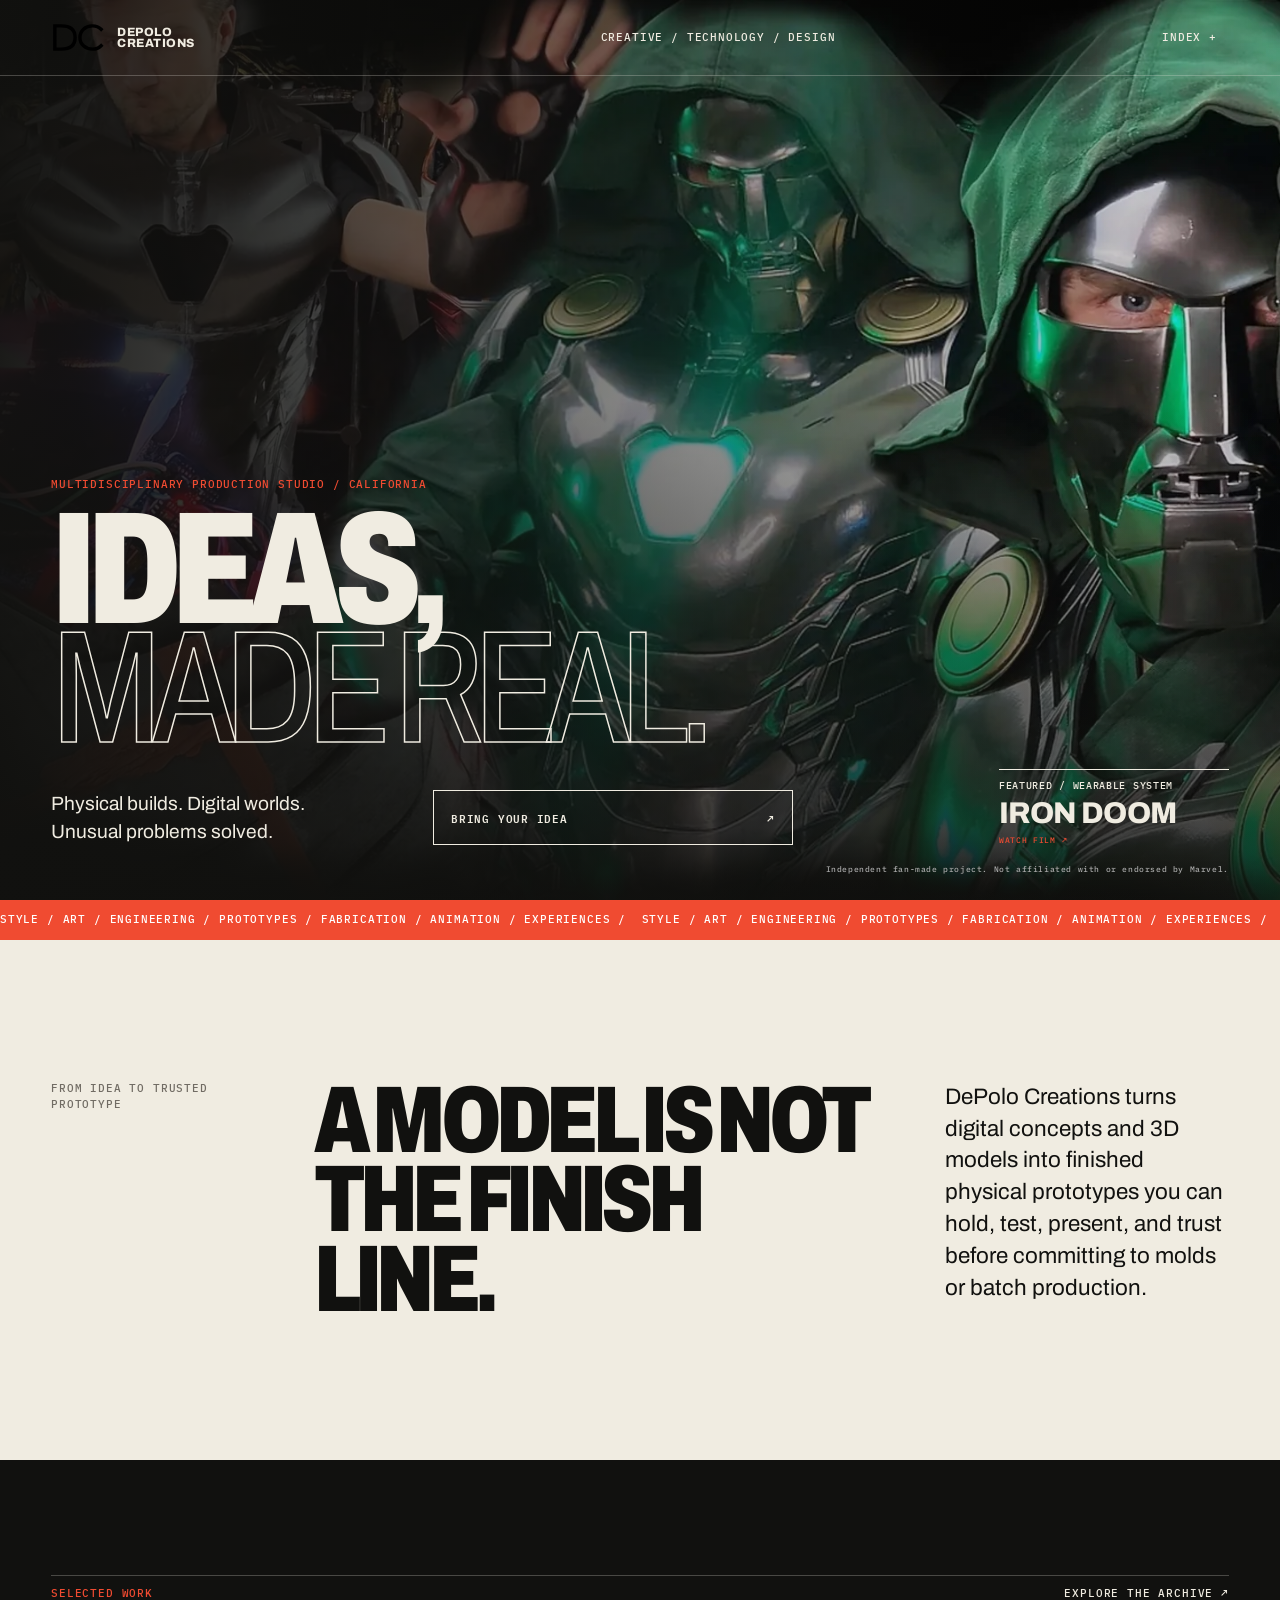
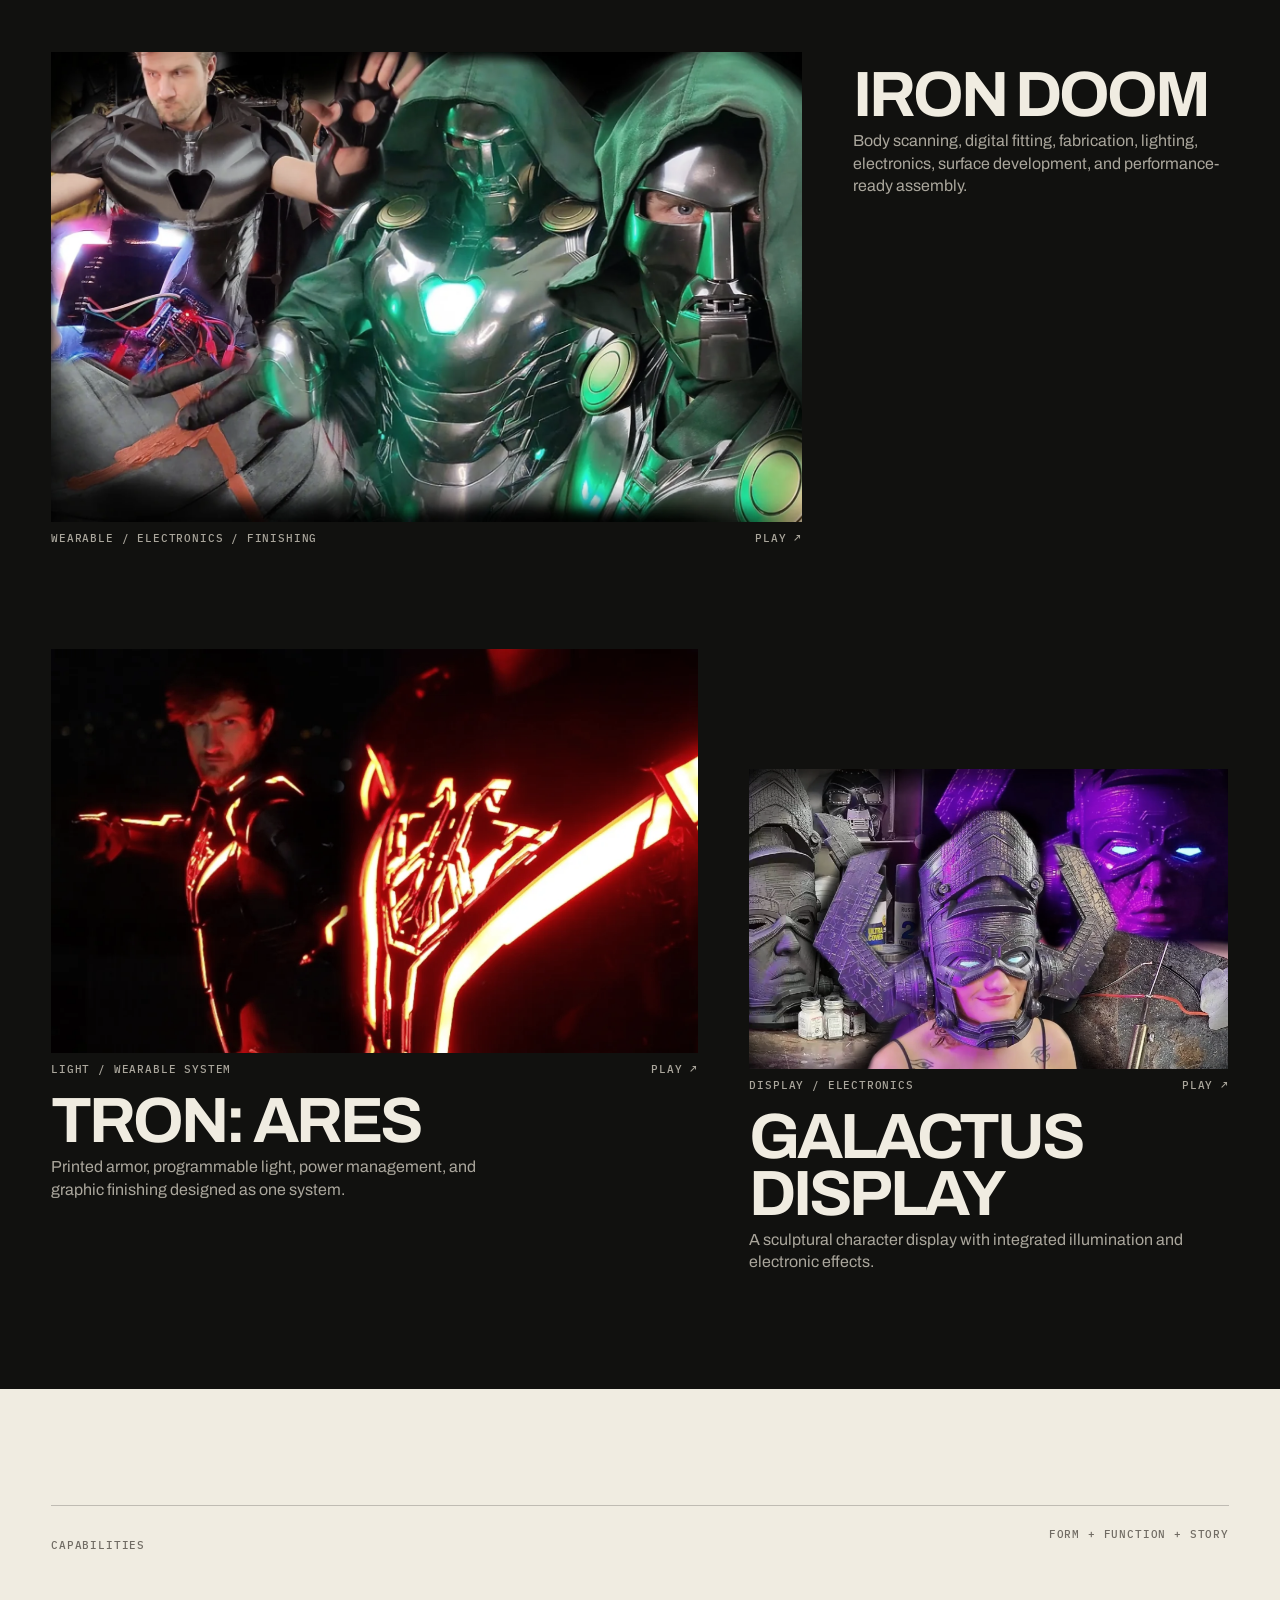
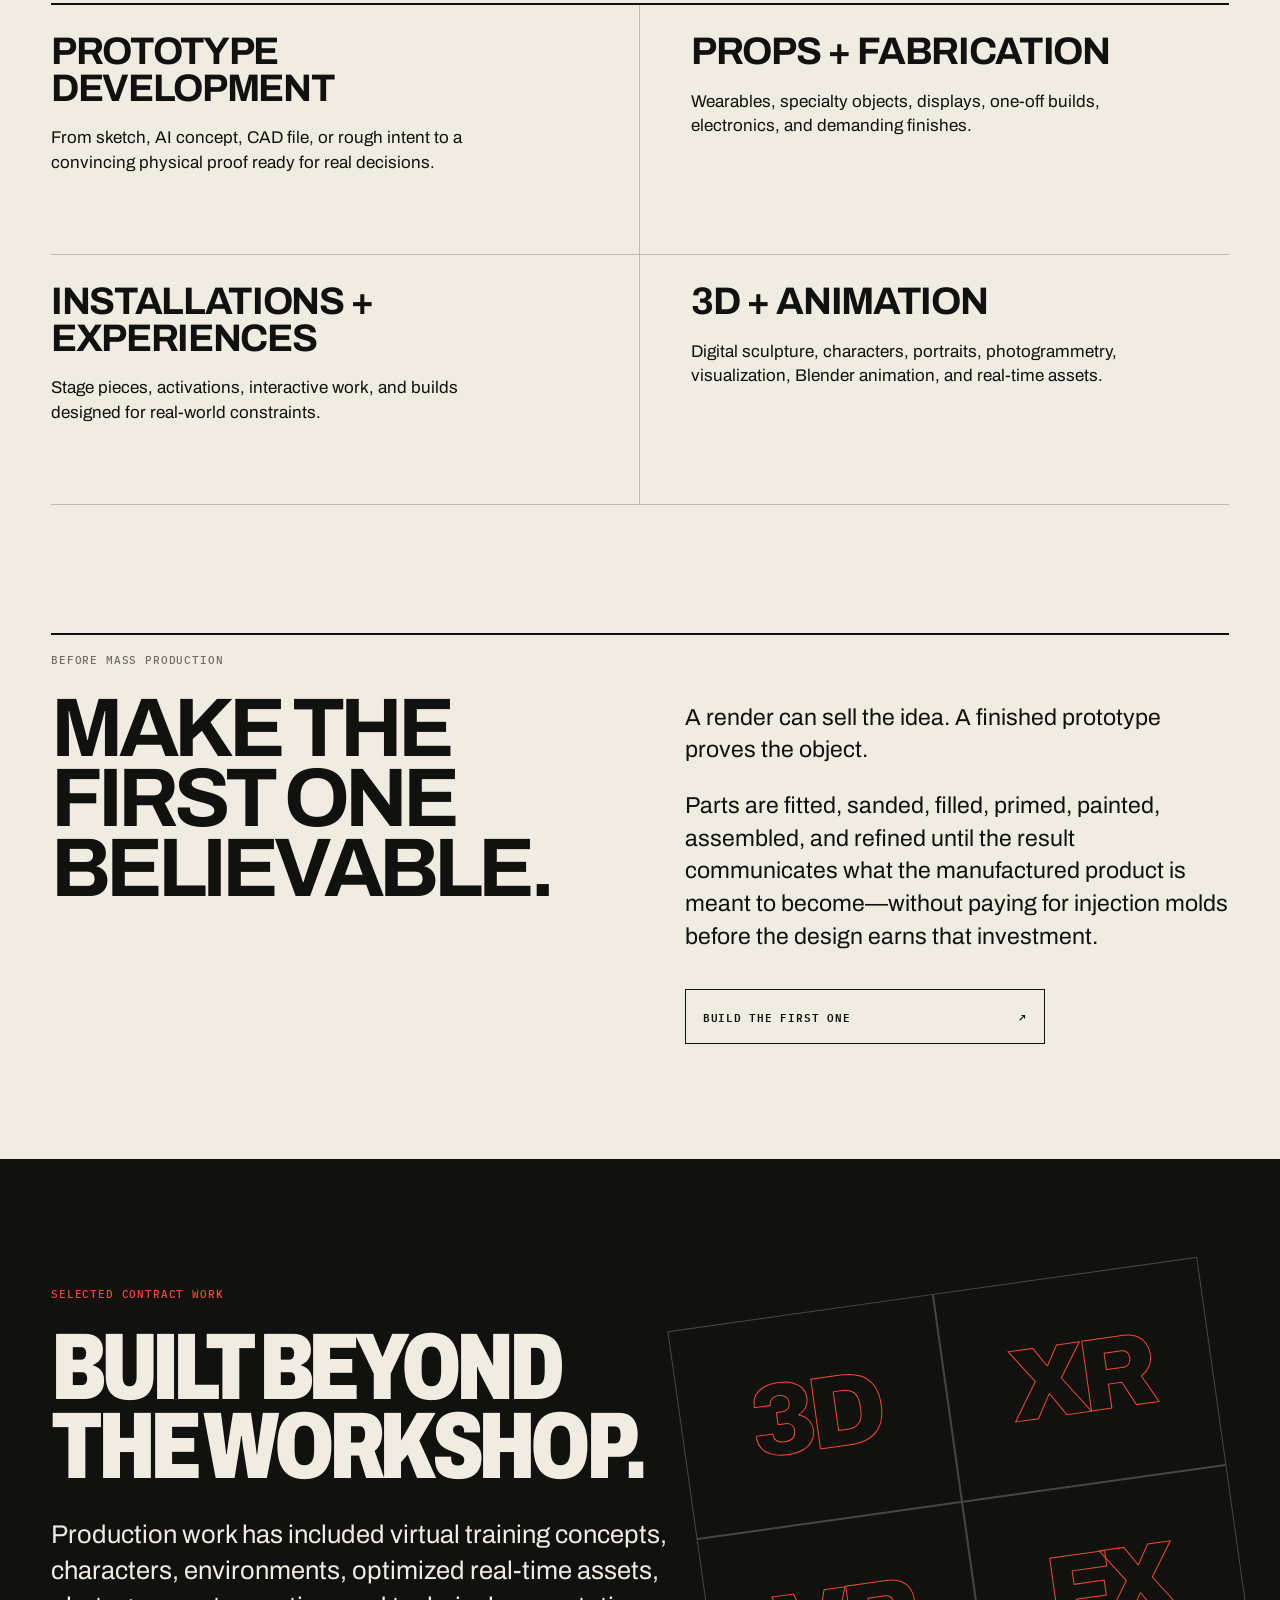
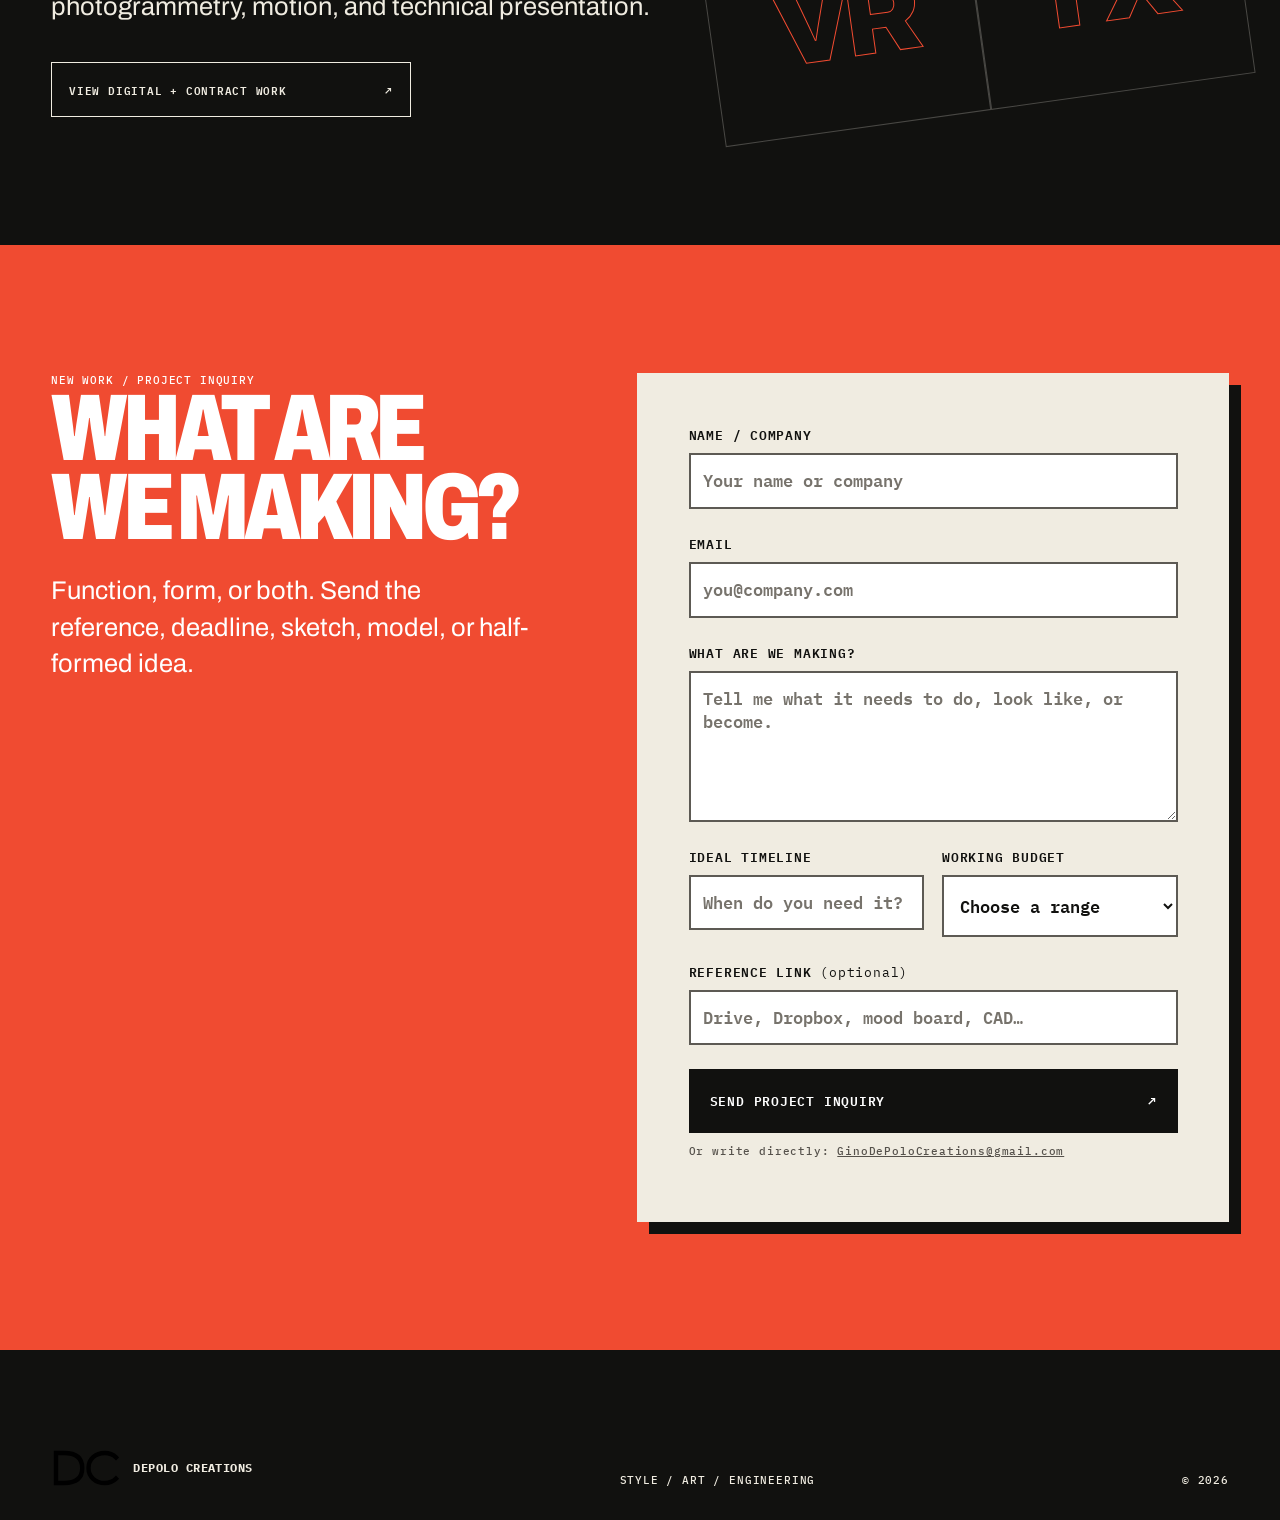
<file: index.html>
<!doctype html>
<html lang="en">
<head>
  <meta charset="utf-8"><meta name="viewport" content="width=device-width,initial-scale=1">
  <meta name="description" content="DePolo Creations develops prototypes, props, installations, animation, and unusual physical and digital work.">
  <meta name="theme-color" content="#11110f"><title>DePolo Creations — Ideas Made Real</title>
  <link rel="icon" href="assets/favicon.svg" type="image/svg+xml">
  <link rel="preconnect" href="https://fonts.googleapis.com"><link rel="preconnect" href="https://fonts.gstatic.com" crossorigin>
  <link href="https://fonts.googleapis.com/css2?family=Archivo:wdth,wght@75..125,400..900&family=IBM+Plex+Mono:wght@400;500;600&display=swap" rel="stylesheet">
  <link rel="stylesheet" href="styles.css"><script defer src="script.js"></script>
</head>
<body>
  <a class="skip" href="#main">Skip to work</a>
  <header class="site-header" data-header>
    <a class="brand" href="#top" aria-label="DePolo Creations home"><img src="assets/dc-logo.svg" alt=""><span>DEPOLO<br>CREATIONS</span></a>
    <p class="header-note">CREATIVE / TECHNOLOGY / DESIGN</p>
    <button class="menu" type="button" aria-expanded="false" aria-controls="nav" data-menu>INDEX <span>+</span></button>
    <nav id="nav" data-nav><a href="#work">Selected work</a><a href="work.html">Full archive</a><a href="#capabilities">Capabilities</a><a href="#contact">Start a project ↗</a></nav>
  </header>
  <main id="main">
    <section class="hero" id="top">
      <img class="hero-image" src="assets/projects/doom.webp" alt="Illuminated masked wearable armor built by DePolo Creations"><div class="hero-shade"></div>
      <div class="hero-copy reveal"><p class="eyebrow">MULTIDISCIPLINARY PRODUCTION STUDIO / CALIFORNIA</p><h1>Ideas,<br><em>made real.</em></h1><div class="hero-action"><p>Physical builds. Digital worlds.<br>Unusual problems solved.</p><a class="button-line" href="#contact">BRING YOUR IDEA <span>↗</span></a></div></div>
      <a class="hero-project" href="https://www.youtube.com/watch?v=f45iOdO2EHw" target="_blank" rel="noopener"><span>FEATURED / WEARABLE SYSTEM</span><strong>IRON DOOM</strong><small>WATCH FILM ↗</small></a>
      <p class="fan-note">Independent fan-made project. Not affiliated with or endorsed by Marvel.</p>
    </section>
    <div class="ticker" aria-hidden="true"><div>STYLE / ART / ENGINEERING / PROTOTYPES / FABRICATION / ANIMATION / EXPERIENCES /&nbsp; STYLE / ART / ENGINEERING / PROTOTYPES / FABRICATION / ANIMATION / EXPERIENCES /&nbsp;</div></div>
    <section class="intro light reveal" aria-labelledby="intro-title"><p class="eyebrow dark">FROM IDEA TO TRUSTED PROTOTYPE</p><h2 id="intro-title">A model is not the finish line.</h2><p>DePolo Creations turns digital concepts and 3D models into finished physical prototypes you can hold, test, present, and trust before committing to molds or batch production.</p></section>
    <section class="selected" id="work">
      <header class="section-header reveal"><p class="eyebrow">SELECTED WORK</p><a href="work.html">EXPLORE THE ARCHIVE ↗</a></header>
      <div class="selected-grid">
        <a class="project project-wide reveal" href="https://www.youtube.com/watch?v=f45iOdO2EHw" target="_blank" rel="noopener"><figure><img src="assets/projects/doom.webp" alt="Finished Iron Doom wearable armor"><figcaption>WEARABLE / ELECTRONICS / FINISHING <span>PLAY ↗</span></figcaption></figure><h3>Iron Doom</h3><p>Body scanning, digital fitting, fabrication, lighting, electronics, surface development, and performance-ready assembly.</p></a>
        <a class="project reveal" href="https://www.youtube.com/watch?v=zFczIckO7Rg" target="_blank" rel="noopener"><figure><img src="assets/projects/ares.webp" alt="Finished illuminated Tron Ares suit"><figcaption>LIGHT / WEARABLE SYSTEM <span>PLAY ↗</span></figcaption></figure><h3>Tron: Ares</h3><p>Printed armor, programmable light, power management, and graphic finishing designed as one system.</p></a>
        <a class="project reveal" href="https://www.youtube.com/watch?v=Ba2lIElRFcw" target="_blank" rel="noopener"><figure><video muted loop playsinline preload="none" poster="assets/projects/galactus.webp"><source src="assets/previews/galactus.mp4" type="video/mp4"></video><figcaption>DISPLAY / ELECTRONICS <span>PLAY ↗</span></figcaption></figure><h3>Galactus Display</h3><p>A sculptural character display with integrated illumination and electronic effects.</p></a>
      </div>
    </section>
    <section class="capabilities light" id="capabilities">
      <header class="section-header dark reveal"><p class="eyebrow dark">CAPABILITIES</p><p>FORM + FUNCTION + STORY</p></header>
      <div class="cap-grid">
        <article class="reveal"><h3>Prototype Development</h3><p>From sketch, AI concept, CAD file, or rough intent to a convincing physical proof ready for real decisions.</p></article>
        <article class="reveal"><h3>Props + Fabrication</h3><p>Wearables, specialty objects, displays, one-off builds, electronics, and demanding finishes.</p></article>
        <article class="reveal"><h3>Installations + Experiences</h3><p>Stage pieces, activations, interactive work, and builds designed for real-world constraints.</p></article>
        <article class="reveal"><h3>3D + Animation</h3><p>Digital sculpture, characters, portraits, photogrammetry, visualization, Blender animation, and real-time assets.</p></article>
      </div>
      <section class="prototype-path reveal" aria-label="Prototype finishing process">
        <div><p class="eyebrow dark">BEFORE MASS PRODUCTION</p><h2>Make the first one believable.</h2></div>
        <div><p>A render can sell the idea. A finished prototype proves the object.</p><p>Parts are fitted, sanded, filled, primed, painted, assembled, and refined until the result communicates what the manufactured product is meant to become—without paying for injection molds before the design earns that investment.</p><a class="button-line" href="#contact">BUILD THE FIRST ONE <span>↗</span></a></div>
      </section>
    </section>
    <section class="contract-work">
      <div class="contract-copy reveal"><p class="eyebrow">SELECTED CONTRACT WORK</p><h2>Built beyond the workshop.</h2><p>Production work has included virtual training concepts, characters, environments, optimized real-time assets, photogrammetry, motion, and technical presentation.</p><a class="button-line" href="work.html#digital">VIEW DIGITAL + CONTRACT WORK <span>↗</span></a></div>
      <div class="signal" aria-hidden="true"><span>3D</span><span>XR</span><span>VR</span><span>FX</span></div>
    </section>
    <section class="contact" id="contact">
      <div class="contact-heading reveal"><p class="eyebrow">NEW WORK / PROJECT INQUIRY</p><h2>What are<br>we making?</h2><p>Function, form, or both. Send the reference, deadline, sketch, model, or half-formed idea.</p></div>
      <form action="https://formspree.io/f/maewokoj" method="POST" data-inquiry-form class="reveal">
        <input type="hidden" name="_subject" value="New DePolo Creations project inquiry"><input type="hidden" name="_next" value="https://depolocreations.com/thank-you.html">
        <label>Name / Company<input required name="name" autocomplete="name" placeholder="Your name or company"></label>
        <label>Email<input required type="email" name="email" autocomplete="email" placeholder="you@company.com"></label>
        <label>What are we making?<textarea required name="project" rows="5" placeholder="Tell me what it needs to do, look like, or become."></textarea></label>
        <div class="form-row"><label>Ideal timeline<input name="timeline" placeholder="When do you need it?"></label><label>Working budget<select name="budget"><option value="">Choose a range</option><option>Under $500</option><option>$500–$1,500</option><option>$1,500–$3,000</option><option>$3,000–$5,000</option><option>$5,000–$10,000</option><option>$10,000+</option><option>Not sure yet</option></select></label></div>
        <label>Reference link <span>(optional)</span><input type="url" name="reference" placeholder="Drive, Dropbox, mood board, CAD…"></label>
        <button type="submit">SEND PROJECT INQUIRY <span>↗</span></button><p class="form-note" data-form-note>Or write directly: <a href="mailto:GinoDePoloCreations@gmail.com">GinoDePoloCreations@gmail.com</a></p>
      </form>
    </section>
  </main>
  <footer><a class="footer-brand" href="#top"><img src="assets/dc-logo.svg" alt=""><span>DEPOLO CREATIONS</span></a><span>STYLE / ART / ENGINEERING</span><span>© <span data-year></span></span></footer>
</body></html>
</file>
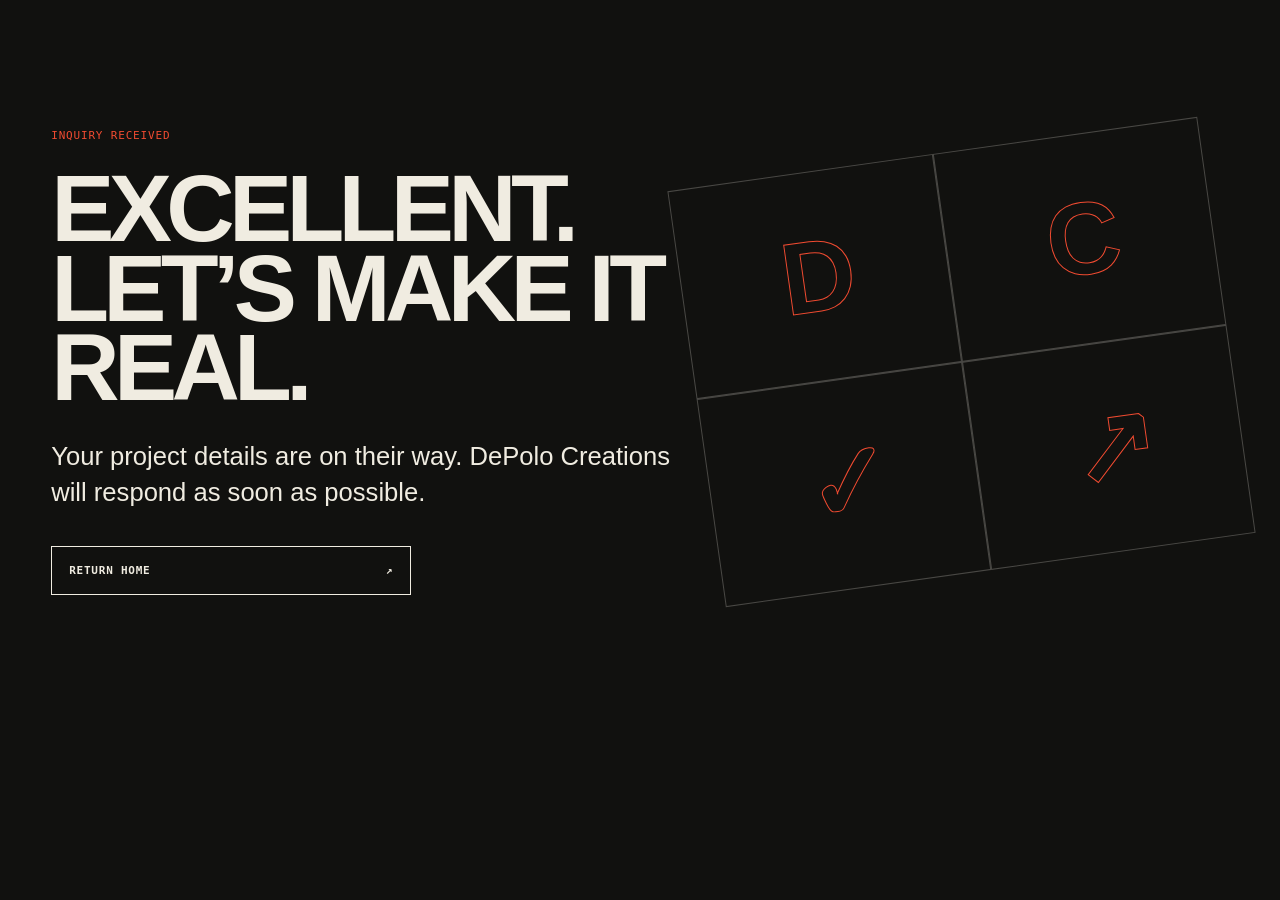
<file: thank-you.html>
<!doctype html><html lang="en"><head><meta charset="utf-8"><meta name="viewport" content="width=device-width,initial-scale=1"><meta name="theme-color" content="#11110f"><title>Inquiry sent — DePolo Creations</title><link rel="icon" href="assets/favicon.svg" type="image/svg+xml"><link rel="stylesheet" href="styles.css"></head><body><main class="contract-work"><div class="contract-copy visible"><p class="eyebrow">INQUIRY RECEIVED</p><h2>Excellent.<br>Let’s make it real.</h2><p>Your project details are on their way. DePolo Creations will respond as soon as possible.</p><a class="button-line" href="index.html">RETURN HOME <span>↗</span></a></div><div class="signal" aria-hidden="true"><span>D</span><span>C</span><span>✓</span><span>↗</span></div></main></body></html>
</file>
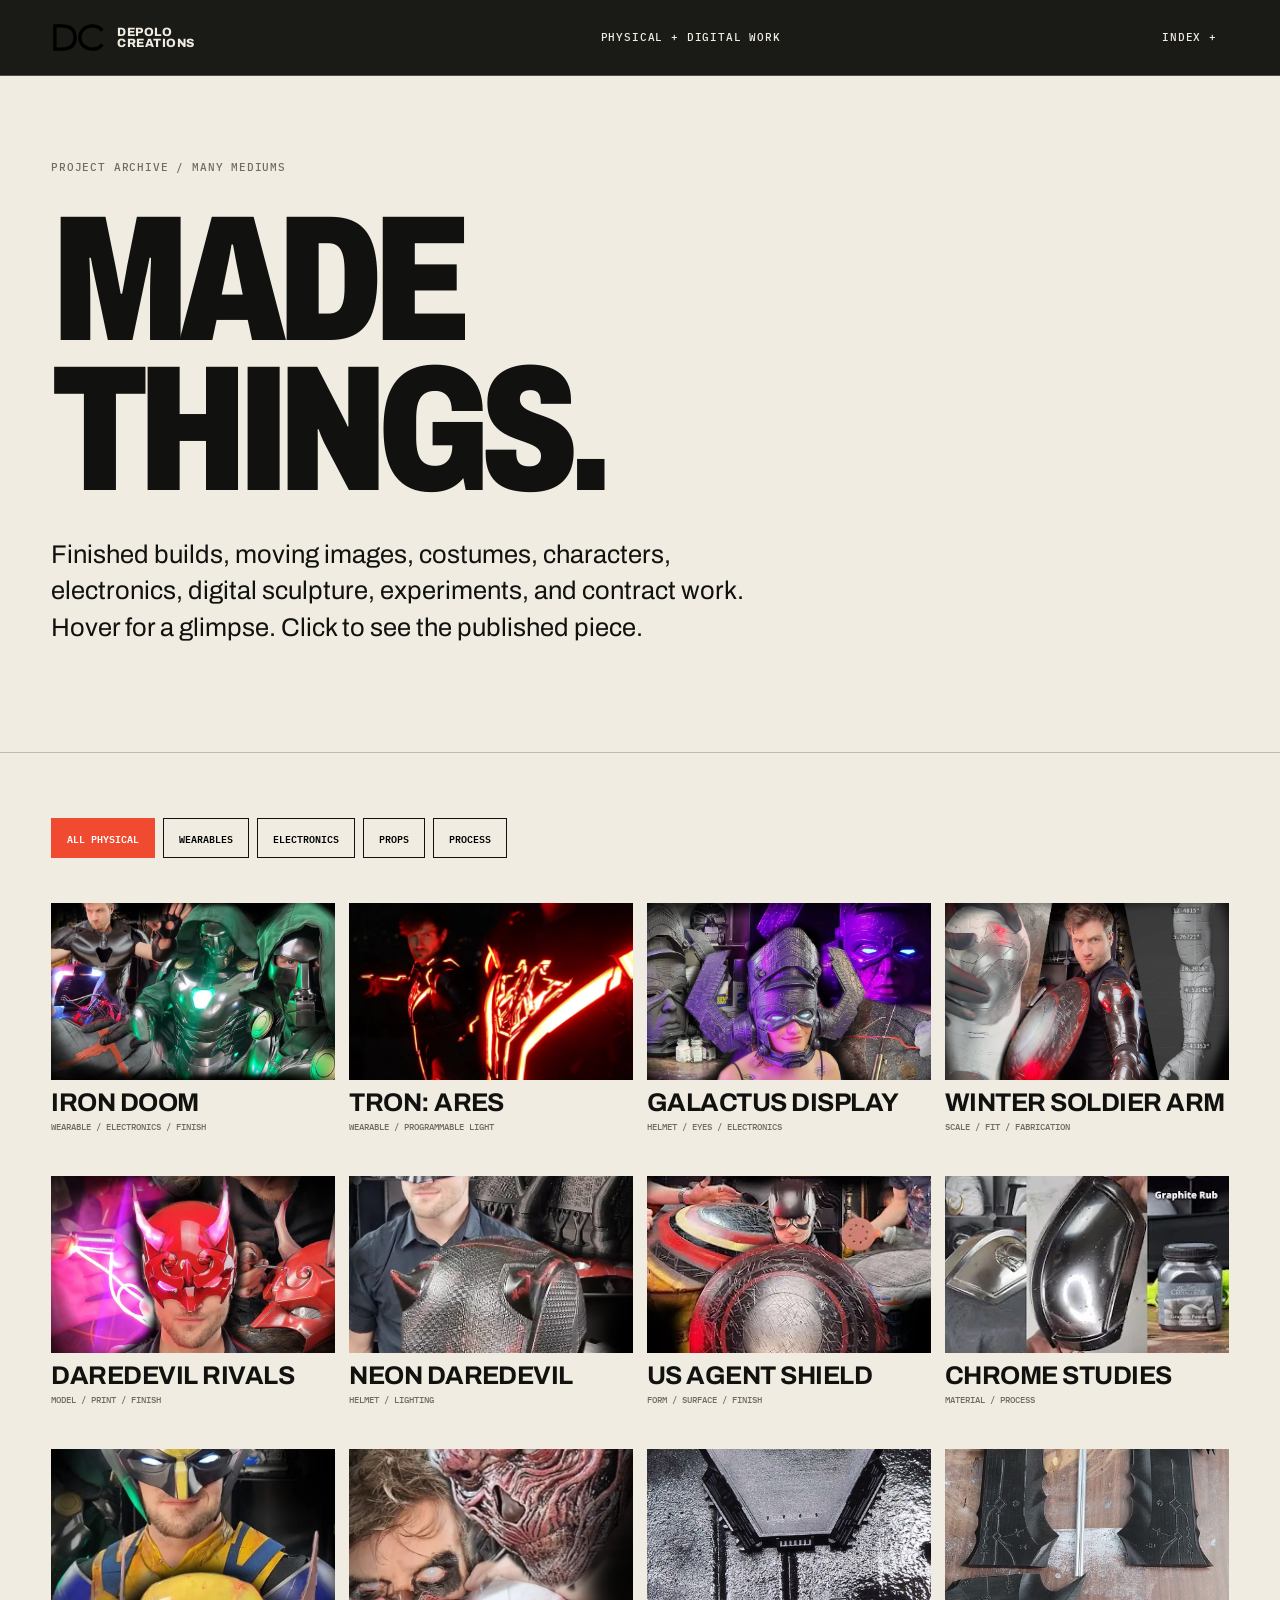
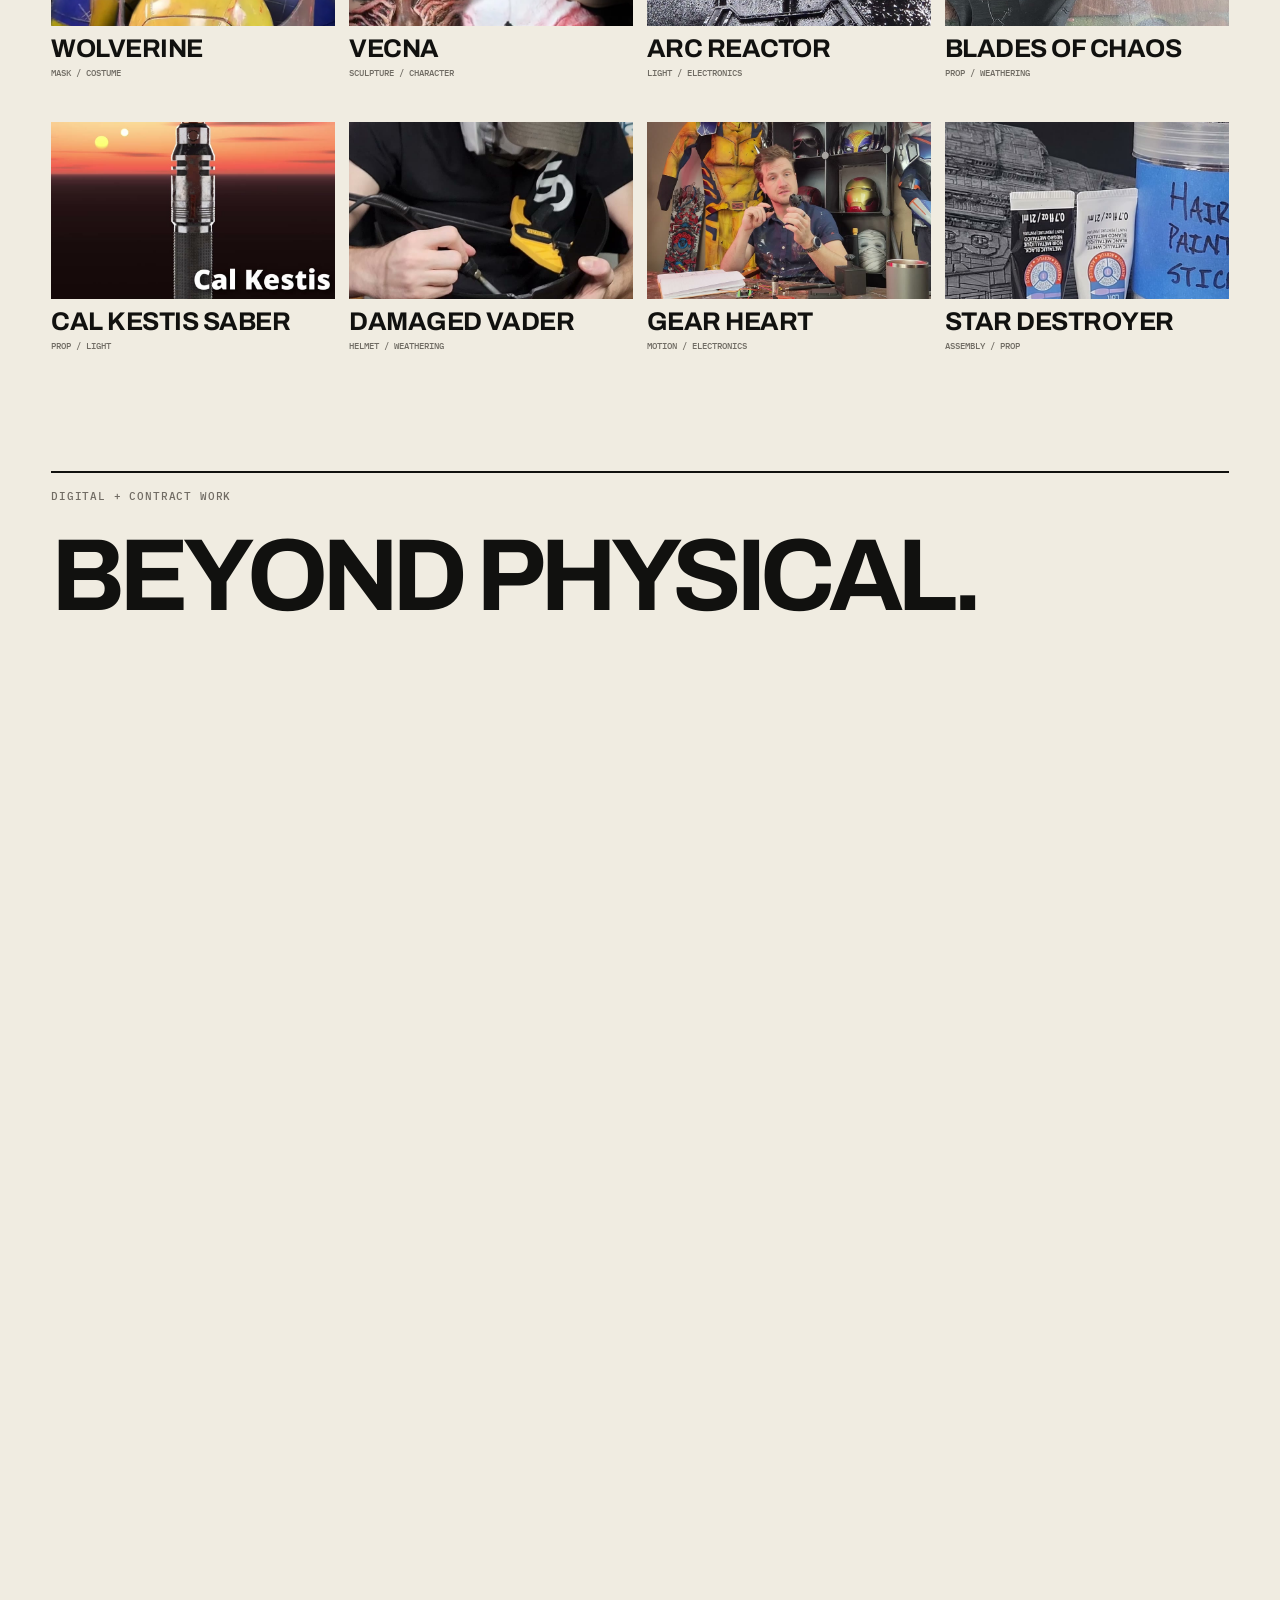
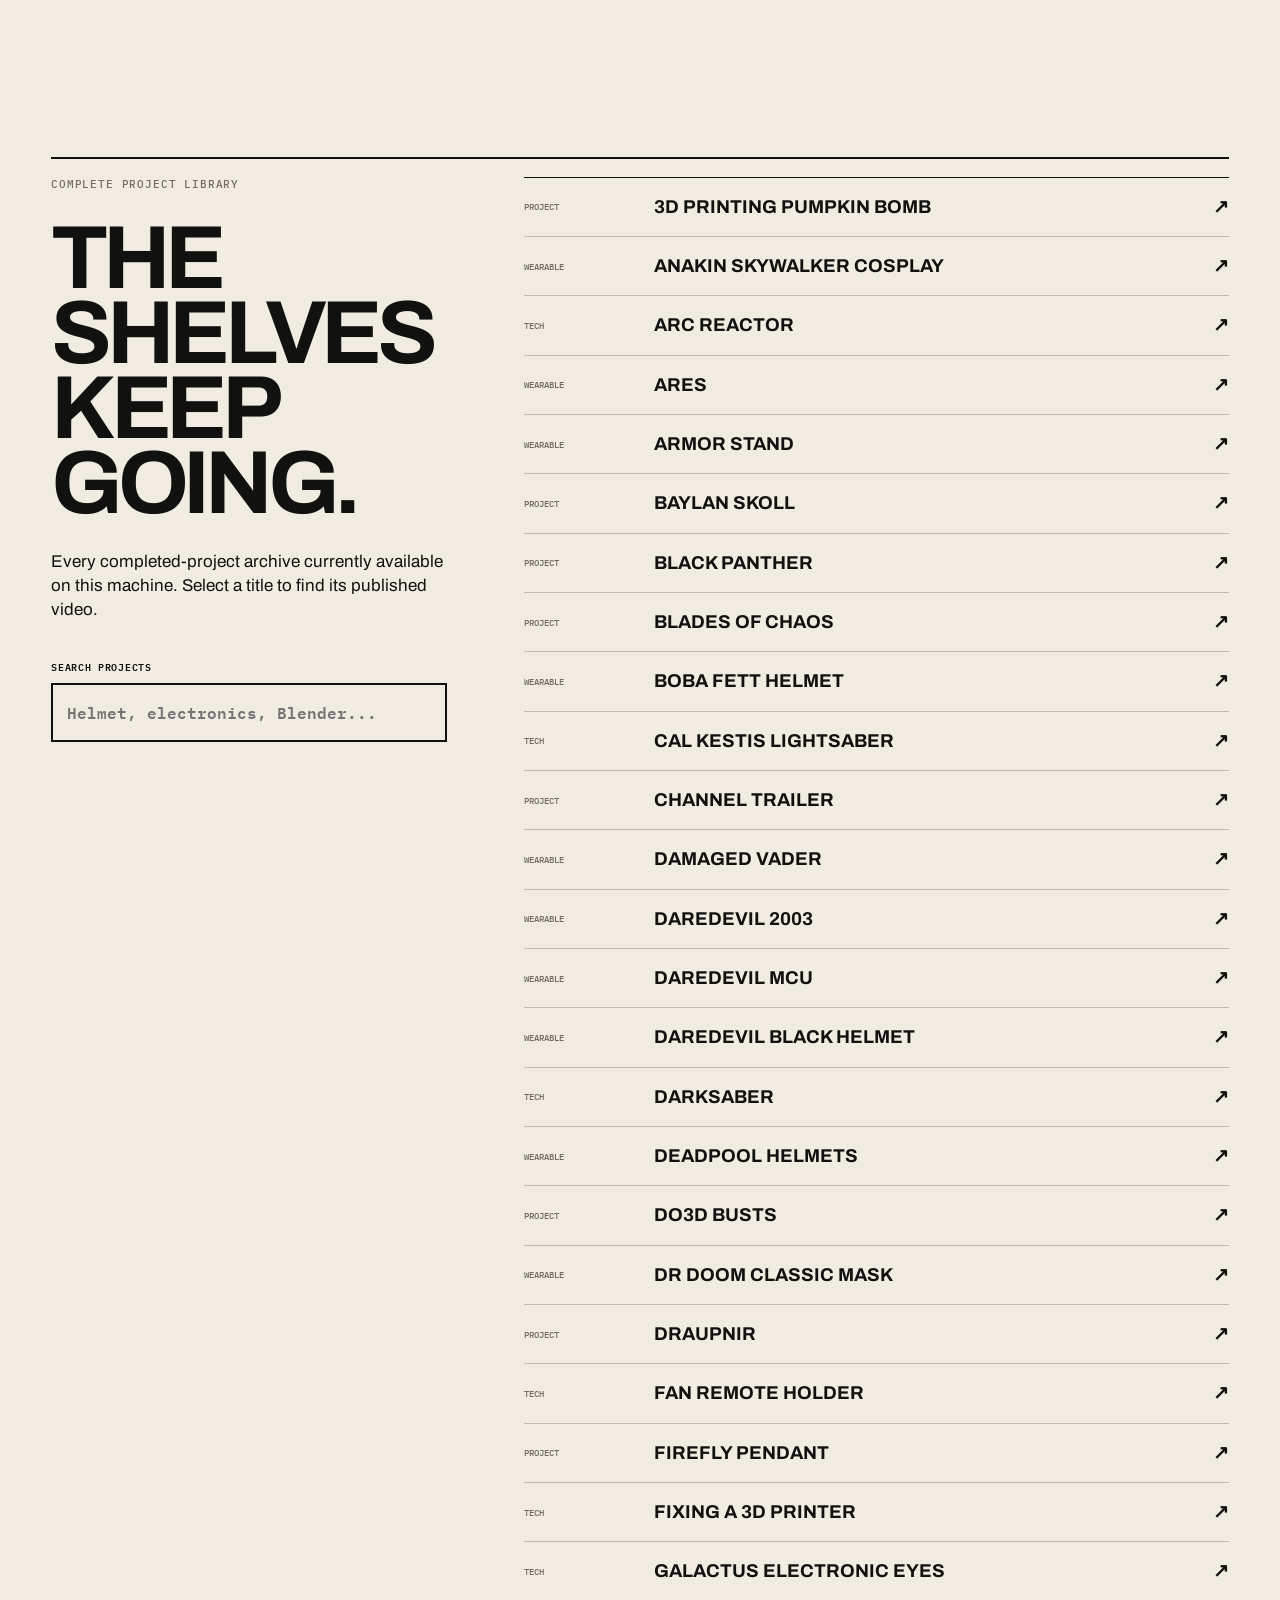
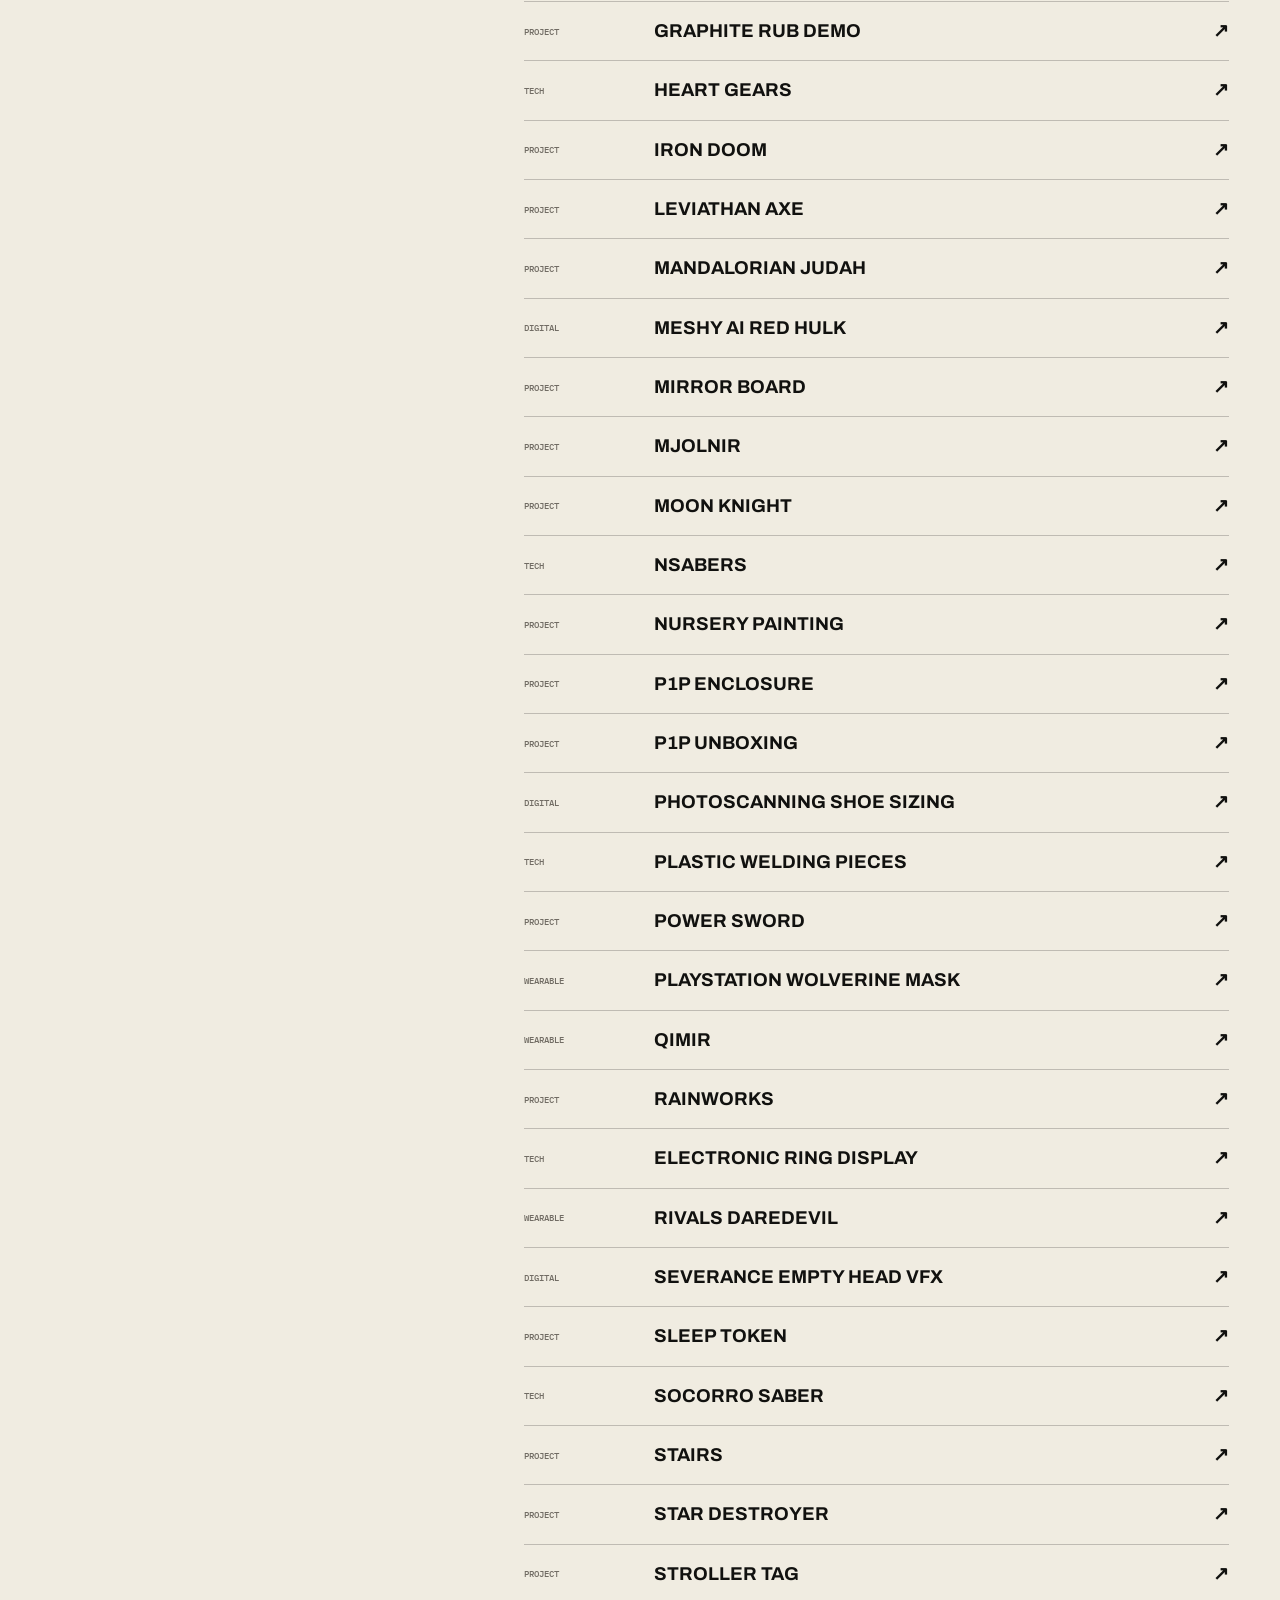
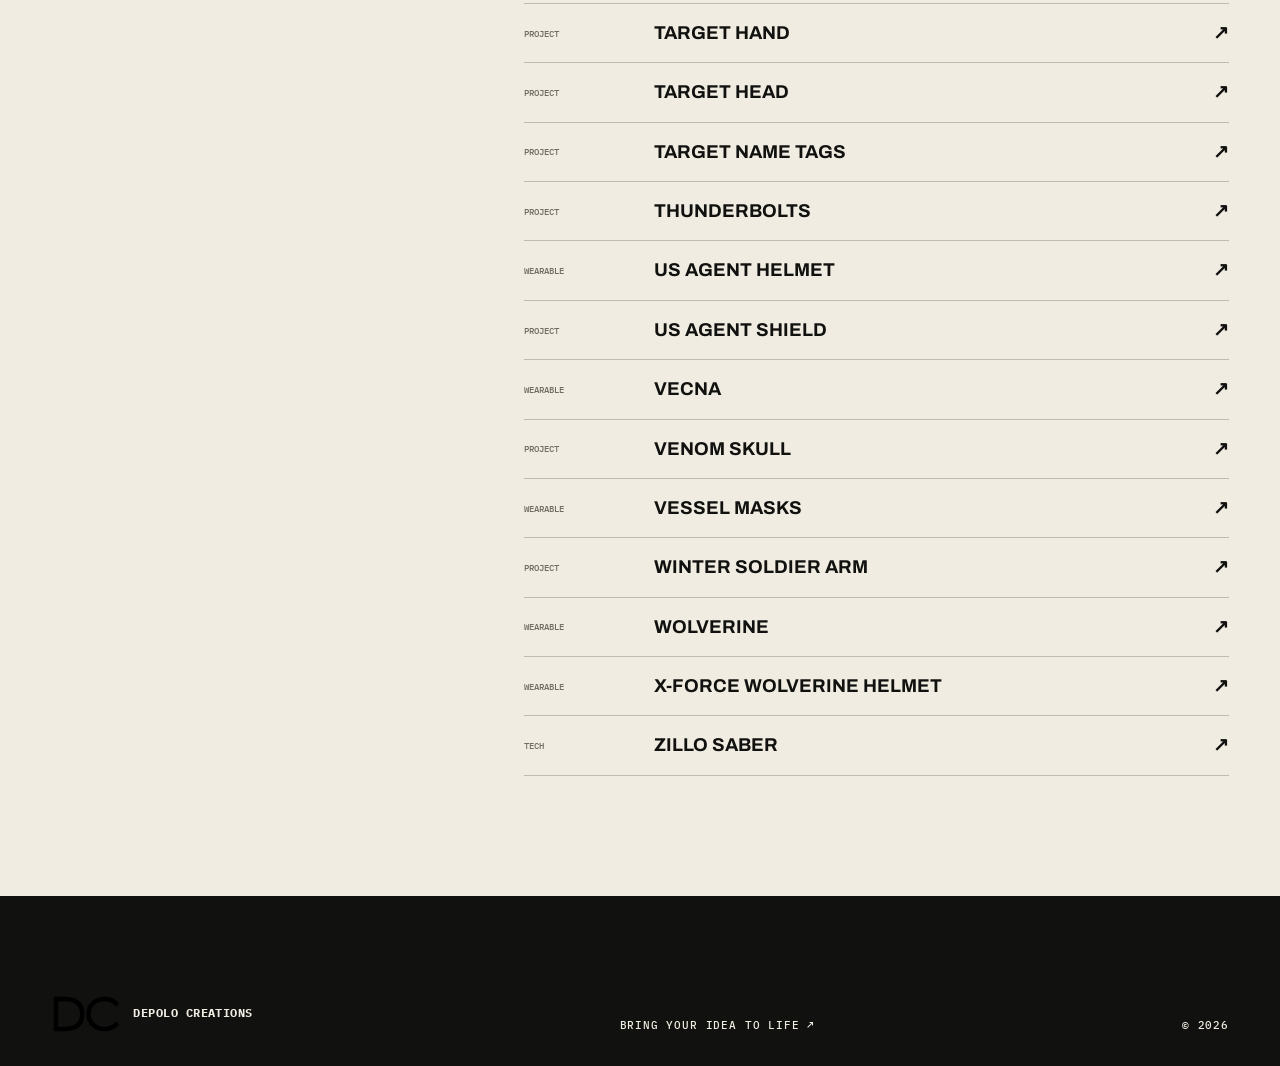
<file: work.html>
<!doctype html>
<html lang="en"><head><meta charset="utf-8"><meta name="viewport" content="width=device-width,initial-scale=1"><meta name="description" content="Physical and digital work from DePolo Creations."><meta name="theme-color" content="#11110f"><title>Work — DePolo Creations</title><link rel="icon" href="assets/favicon.svg" type="image/svg+xml"><link rel="preconnect" href="https://fonts.googleapis.com"><link rel="preconnect" href="https://fonts.gstatic.com" crossorigin><link href="https://fonts.googleapis.com/css2?family=Archivo:wdth,wght@75..125,400..900&family=IBM+Plex+Mono:wght@400;500;600&display=swap" rel="stylesheet"><link rel="stylesheet" href="styles.css"><script defer src="script.js"></script></head>
<body class="work-page"><a class="skip" href="#work">Skip to projects</a>
<header class="site-header scrolled" data-header><a class="brand" href="index.html"><img src="assets/dc-logo.svg" alt=""><span>DEPOLO<br>CREATIONS</span></a><p class="header-note">PHYSICAL + DIGITAL WORK</p><button class="menu" type="button" aria-expanded="false" aria-controls="nav" data-menu>INDEX <span>+</span></button><nav id="nav" data-nav><a href="index.html">Home</a><a href="#physical">Physical work</a><a href="#digital">Digital + contract work</a><a href="index.html#contact">Start a project ↗</a></nav></header>
<main><section class="work-hero"><p class="eyebrow dark">PROJECT ARCHIVE / MANY MEDIUMS</p><h1>Made<br>things.</h1><p>Finished builds, moving images, costumes, characters, electronics, digital sculpture, experiments, and contract work. Hover for a glimpse. Click to see the published piece.</p></section>
<section class="work-index" id="work"><div class="filters"><button class="active" data-work-filter="all">All physical</button><button data-work-filter="wearable">Wearables</button><button data-work-filter="electronics">Electronics</button><button data-work-filter="prop">Props</button><button data-work-filter="process">Process</button></div>
<div class="work-grid" id="physical">
<a class="work-card reveal" data-work-category="wearable electronics" href="https://www.youtube.com/watch?v=f45iOdO2EHw" target="_blank" rel="noopener"><img src="assets/projects/doom.webp" alt="Iron Doom"><h2>Iron Doom</h2><p>WEARABLE / ELECTRONICS / FINISH</p></a>
<a class="work-card reveal" data-work-category="wearable electronics" href="https://www.youtube.com/watch?v=zFczIckO7Rg" target="_blank" rel="noopener"><img src="assets/projects/ares.webp" alt="Tron: Ares"><h2>Tron: Ares</h2><p>WEARABLE / PROGRAMMABLE LIGHT</p></a>
<a class="work-card reveal" data-work-category="wearable electronics" href="https://www.youtube.com/watch?v=Ba2lIElRFcw" target="_blank" rel="noopener"><video muted loop playsinline preload="none" poster="assets/projects/galactus.webp"><source src="assets/previews/galactus.mp4"></video><h2>Galactus Display</h2><p>HELMET / EYES / ELECTRONICS</p></a>
<a class="work-card reveal" data-work-category="wearable prop" href="https://www.youtube.com/watch?v=aQSvHcY8R-s" target="_blank" rel="noopener"><video muted loop playsinline preload="none" poster="assets/projects/winter-soldier.webp"><source src="assets/previews/winter-soldier.mp4"></video><h2>Winter Soldier Arm</h2><p>SCALE / FIT / FABRICATION</p></a>
<a class="work-card reveal" data-work-category="wearable prop" href="https://www.youtube.com/watch?v=fTP_FYDa17M" target="_blank" rel="noopener"><video muted loop playsinline preload="none" poster="assets/projects/daredevil-rivals.webp"><source src="assets/previews/daredevil-rivals.mp4"></video><h2>Daredevil Rivals</h2><p>MODEL / PRINT / FINISH</p></a>
<a class="work-card reveal" data-work-category="wearable electronics" href="https://www.youtube.com/watch?v=TB-pIBTU_F0" target="_blank" rel="noopener"><img src="assets/projects/daredevil-black.webp" alt="Neon Daredevil"><h2>Neon Daredevil</h2><p>HELMET / LIGHTING</p></a>
<a class="work-card reveal" data-work-category="prop process" href="https://www.youtube.com/watch?v=2Qb8049RBj0" target="_blank" rel="noopener"><video muted loop playsinline preload="none" poster="assets/projects/us-agent-shield.webp"><source src="assets/previews/us-agent-shield.mp4"></video><h2>US Agent Shield</h2><p>FORM / SURFACE / FINISH</p></a>
<a class="work-card reveal" data-work-category="process prop" href="https://www.youtube.com/watch?v=ifboockPrFY" target="_blank" rel="noopener"><video muted loop playsinline preload="none" poster="assets/projects/chrome-finish.webp"><source src="assets/previews/chrome-finish.mp4"></video><h2>Chrome Studies</h2><p>MATERIAL / PROCESS</p></a>
<a class="work-card reveal" data-work-category="wearable prop" href="https://www.youtube.com/watch?v=M8G0UAl-ri0" target="_blank" rel="noopener"><video muted loop playsinline preload="none" poster="assets/projects/wolverine-game.webp"><source src="assets/previews/wolverine-game.mp4"></video><h2>Wolverine</h2><p>MASK / COSTUME</p></a>
<a class="work-card reveal" data-work-category="wearable prop" href="https://www.youtube.com/watch?v=Q_8YGW42Jc8" target="_blank" rel="noopener"><video muted loop playsinline preload="none" poster="assets/projects/vecna.webp"><source src="assets/previews/vecna.mp4"></video><h2>Vecna</h2><p>SCULPTURE / CHARACTER</p></a>
<a class="work-card reveal" data-work-category="electronics prop" href="https://www.youtube.com/watch?v=UbesKmzl5rA" target="_blank" rel="noopener"><video muted loop playsinline preload="none" poster="assets/projects/arc-reactor.jpg"><source src="assets/previews/arc-reactor.mp4"></video><h2>Arc Reactor</h2><p>LIGHT / ELECTRONICS</p></a>
<a class="work-card reveal" data-work-category="prop process" href="https://www.youtube.com/watch?v=HmBopBBPuVQ" target="_blank" rel="noopener"><video muted loop playsinline preload="none" poster="assets/projects/blades-chaos.jpg"><source src="assets/previews/blades-chaos.mp4"></video><h2>Blades of Chaos</h2><p>PROP / WEATHERING</p></a>
<a class="work-card reveal" data-work-category="prop electronics" href="https://www.youtube.com/watch?v=gEWE_Ln1DB8" target="_blank" rel="noopener"><video muted loop playsinline preload="none" poster="assets/projects/cal-kestis.jpg"><source src="assets/previews/cal-kestis.mp4"></video><h2>Cal Kestis Saber</h2><p>PROP / LIGHT</p></a>
<a class="work-card reveal" data-work-category="wearable prop" href="https://www.youtube.com/watch?v=01ie_4RDIV0" target="_blank" rel="noopener"><video muted loop playsinline preload="none" poster="assets/projects/vader.jpg"><source src="assets/previews/vader.mp4"></video><h2>Damaged Vader</h2><p>HELMET / WEATHERING</p></a>
<a class="work-card reveal" data-work-category="electronics prop" href="https://www.youtube.com/watch?v=BjGzUm9B_cY" target="_blank" rel="noopener"><video muted loop playsinline preload="none" poster="assets/projects/heart-gears.jpg"><source src="assets/previews/heart-gears.mp4"></video><h2>Gear Heart</h2><p>MOTION / ELECTRONICS</p></a>
<a class="work-card reveal" data-work-category="prop process" href="https://www.youtube.com/watch?v=gZG3L--3sVA" target="_blank" rel="noopener"><video muted loop playsinline preload="none" poster="assets/projects/star-destroyer.jpg"><source src="assets/previews/star-destroyer.mp4"></video><h2>Star Destroyer</h2><p>ASSEMBLY / PROP</p></a>
</div>
<section class="digital-section" id="digital"><p class="eyebrow dark">DIGITAL + CONTRACT WORK</p><h2>Beyond physical.</h2><div class="digital-grid">
<a class="digital-card reveal" href="https://www.ginodepolo.com/portfolio/freelance-vr-projects" target="_blank" rel="noopener"><span>CONTRACT / XR / BLENDER</span><div><h3>Virtual Production + Training</h3><p>Characters, environments, animation, editing, optimization, and real-time experience assets.</p></div><strong>VIEW PROJECT ↗</strong></a>
<a class="digital-card reveal" href="https://www.ginodepolo.com/portfolio/3d-self-portrait" target="_blank" rel="noopener"><span>DIGITAL HUMAN / SCULPTURE</span><div><h3>3D Self Portrait</h3><p>Likeness, topology, LOD development, displacement, texture work, and animation-ready presentation.</p></div><strong>VIEW PROJECT ↗</strong></a>
<a class="digital-card reveal" href="https://www.ginodepolo.com/portfolio/3d-animation-and-character-creation" target="_blank" rel="noopener"><span>CHARACTER / MOTION</span><div><h3>Animation + Characters</h3><p>Original character work spanning modeling, surfacing, rigging, animation, and rendering.</p></div><strong>VIEW PROJECT ↗</strong></a>
<a class="digital-card reveal" href="https://www.ginodepolo.com/portfolio/3d-human-creation" target="_blank" rel="noopener"><span>PORTRAIT / HUMAN FORM</span><div><h3>3D Human Creation</h3><p>Human likeness studies and production-minded digital character development.</p></div><strong>VIEW PROJECT ↗</strong></a>
<a class="digital-card reveal" href="https://www.ginodepolo.com/portfolio/photogrammetry-for-virtual-reality" target="_blank" rel="noopener"><span>SCAN / OPTIMIZE / REAL-TIME</span><div><h3>Photogrammetry for VR</h3><p>Real spaces and objects captured, cleaned, retopologized, baked, and optimized for standalone VR.</p></div><strong>VIEW PROJECT ↗</strong></a>
<a class="digital-card reveal" href="https://www.ginodepolo.com/portfolio/character-design" target="_blank" rel="noopener"><span>CREATURE / SCULPTURE</span><div><h3>Creature Modeling</h3><p>Character design explored through sculptural form, anatomy, texture, and presentation.</p></div><strong>VIEW PROJECT ↗</strong></a>
<a class="digital-card reveal" href="https://www.ginodepolo.com/portfolio/building-cud2" target="_blank" rel="noopener"><span>DESIGN / BUILD / ITERATE</span><div><h3>Building CU-D2</h3><p>An imagination-to-reality project joining digital design and physical making.</p></div><strong>VIEW PROJECT ↗</strong></a>
<a class="digital-card reveal" href="https://www.ginodepolo.com/portfolio/alternative-interactive-experiences" target="_blank" rel="noopener"><span>INTERACTION / EXPERIENCE</span><div><h3>Alternative Experiences</h3><p>Experiments in interactive media and new ways to encounter designed content.</p></div><strong>VIEW PROJECT ↗</strong></a>
<a class="digital-card reveal" href="https://www.ginodepolo.com/portfolio/product-presentation-experiment" target="_blank" rel="noopener"><span>PRODUCT / VISUALIZATION</span><div><h3>Product Presentation</h3><p>Digital product storytelling through modeling, rendering, motion, and presentation.</p></div><strong>VIEW PROJECT ↗</strong></a>
</div></section>
<section class="library-section" id="library">
  <div class="library-intro"><p class="eyebrow dark">COMPLETE PROJECT LIBRARY</p><h2>The shelves keep going.</h2><p>Every completed-project archive currently available on this machine. Select a title to find its published video.</p><label class="library-search">SEARCH PROJECTS<input type="search" placeholder="Helmet, electronics, Blender..." data-library-search></label></div>
  <div class="library-list" data-project-library></div>
</section></section></main>
<footer><a class="footer-brand" href="index.html"><img src="assets/dc-logo.svg" alt=""><span>DEPOLO CREATIONS</span></a><a href="index.html#contact">BRING YOUR IDEA TO LIFE ↗</a><span>© <span data-year></span></span></footer></body></html>
</file>
<file: styles.css>
:root{--ink:#11110f;--coal:#1d1d19;--paper:#f0ece1;--red:#f04b31;--muted:#aaa69c;--line:rgba(240,236,225,.25);--darkline:rgba(17,17,15,.22);--sans:"Archivo","Arial Narrow",Arial,sans-serif;--mono:"IBM Plex Mono",monospace;--pad:clamp(20px,4vw,68px)}
*{box-sizing:border-box}html{scroll-behavior:smooth}body{margin:0;background:var(--ink);color:var(--paper);font-family:var(--sans);line-height:1.42}a{color:inherit;text-decoration:none}img,video{display:block;width:100%}button,input,textarea,select{font:inherit}.skip{position:fixed;z-index:100;left:10px;top:10px;padding:12px;background:var(--red);transform:translateY(-160%)}.skip:focus{transform:none}
.site-header{position:fixed;z-index:40;inset:0 0 auto;height:76px;padding:0 var(--pad);display:grid;grid-template-columns:1fr 1fr auto;align-items:center;border-bottom:1px solid var(--line);transition:.25s}.site-header.scrolled{background:rgba(17,17,15,.94);backdrop-filter:blur(12px)}.brand,.footer-brand{display:flex;align-items:center;gap:12px;font-size:12px;font-weight:800;line-height:.9;letter-spacing:.04em}.brand img{width:54px;color:var(--paper)}.header-note,.menu,nav,.eyebrow,.section-header,figcaption,.fan-note,.ticker,.form-note,footer{font:500 11px/1.45 var(--mono);letter-spacing:.075em}.header-note{margin:0}.menu{border:0;background:none;color:inherit;padding:12px;cursor:pointer}nav{position:fixed;top:62px;right:var(--pad);width:min(300px,calc(100vw - 40px));display:grid;padding:18px;background:var(--red);color:white;transform:scaleY(0);transform-origin:top;opacity:0;transition:.2s}nav.open{transform:none;opacity:1}nav a{padding:14px 4px;border-bottom:1px solid rgba(255,255,255,.38)}nav a:last-child{border:0}
.hero{height:100svh;min-height:700px;position:relative;display:flex;align-items:flex-end;overflow:hidden;padding:120px var(--pad) 55px}.hero-image{position:absolute;inset:0;height:100%;object-fit:cover;object-position:center 35%}.hero-shade{position:absolute;inset:0;background:linear-gradient(90deg,rgba(17,17,15,.96),rgba(17,17,15,.4) 62%,rgba(17,17,15,.1)),linear-gradient(0deg,rgba(17,17,15,.82),transparent 55%)}.hero-copy{position:relative;z-index:2;width:min(1140px,100%)}.eyebrow{margin:0;color:var(--red);text-transform:uppercase}.eyebrow.dark{color:#716c64}.hero h1{margin:18px 0 42px;font-size:clamp(68px,12.5vw,190px);font-weight:850;font-stretch:condensed;line-height:.74;letter-spacing:-.065em;text-transform:uppercase}.hero h1 em{font-style:normal;font-weight:450;color:transparent;-webkit-text-stroke:1.5px var(--paper)}.hero-action{display:flex;align-items:end;gap:clamp(30px,10vw,160px)}.hero-action p{margin:0;font-size:clamp(16px,1.5vw,21px)}.button-line{display:flex;justify-content:space-between;gap:30px;width:min(360px,100%);padding:17px;border:1px solid currentColor;font:600 11px var(--mono);letter-spacing:.07em}.button-line:hover{background:var(--red);border-color:var(--red);color:white}.hero-project{position:absolute;z-index:3;right:var(--pad);bottom:55px;width:230px;display:grid;gap:5px;padding-top:9px;border-top:1px solid currentColor;font:500 10px var(--mono);letter-spacing:.07em}.hero-project strong{font:800 30px var(--sans);letter-spacing:-.03em}.hero-project small{color:var(--red)}.fan-note{position:absolute;z-index:3;right:var(--pad);bottom:16px;color:#aaa;font-size:8px}
.ticker{overflow:hidden;background:var(--red);color:#fff;padding:12px 0;white-space:nowrap}.ticker div{width:max-content;animation:ticker 26s linear infinite}@keyframes ticker{to{transform:translateX(-50%)}}
.light{background:var(--paper);color:var(--ink)}.intro{padding:clamp(85px,11vw,170px) var(--pad);display:grid;grid-template-columns:.7fr 2fr 1fr;gap:5vw;align-items:start}.intro h2,.contract-work h2,.contact h2,.work-hero h1{margin:0;font-size:clamp(48px,7.4vw,120px);font-weight:850;font-stretch:condensed;line-height:.84;letter-spacing:-.06em;text-transform:uppercase}.intro>p:last-child{margin:0;font-size:clamp(17px,1.75vw,25px)}
.selected{padding:clamp(85px,9vw,140px) var(--pad)}.section-header{display:flex;justify-content:space-between;align-items:end;padding-top:10px;border-top:1px solid var(--line);margin-bottom:50px}.section-header.dark{border-color:var(--darkline);color:#716c64}.selected-grid{display:grid;grid-template-columns:1.35fr 1fr;gap:clamp(50px,8vw,130px) var(--pad)}.project-wide{grid-column:1/-1;display:grid;grid-template-columns:2fr 1fr;column-gap:var(--pad);align-items:end}.project-wide figure{grid-row:1/4}.project figure{margin:0;overflow:hidden}.project img,.project video{aspect-ratio:16/10;object-fit:cover;transition:transform .6s cubic-bezier(.2,.7,.2,1),filter .4s;filter:saturate(.82)}.project:hover img,.project:hover video{transform:scale(1.025);filter:saturate(1)}figcaption{display:flex;justify-content:space-between;padding-top:9px;color:var(--muted)}.project h3{font-size:clamp(32px,5vw,78px);line-height:.9;letter-spacing:-.05em;text-transform:uppercase;margin:14px 0 6px}.project p{max-width:480px;color:var(--muted);margin:0}.selected-grid>.project:nth-child(3){margin-top:120px}
.capabilities{padding:clamp(85px,9vw,140px) var(--pad)}.cap-grid{display:grid;grid-template-columns:1fr 1fr;border-top:2px solid var(--ink)}.cap-grid article{min-height:250px;padding:28px 8vw 30px 0;border-bottom:1px solid var(--darkline)}.cap-grid article:nth-child(odd){border-right:1px solid var(--darkline)}.cap-grid article:nth-child(even){padding-left:var(--pad)}.cap-grid h3{font-size:clamp(26px,3vw,46px);line-height:.95;letter-spacing:-.035em;text-transform:uppercase;margin:0 0 20px}.cap-grid p{max-width:430px;font-size:17px}
.contract-work{min-height:650px;display:grid;grid-template-columns:1.2fr 1fr;align-items:center;padding:clamp(85px,10vw,150px) var(--pad);overflow:hidden}.contract-copy{max-width:760px}.contract-work h2{margin:25px 0 30px}.contract-copy>p:not(.eyebrow){font-size:clamp(17px,2vw,27px);max-width:670px;margin-bottom:36px}.signal{position:relative;height:420px;display:grid;grid-template-columns:1fr 1fr;transform:rotate(-8deg)}.signal span{display:grid;place-items:center;border:1px solid var(--line);font-size:clamp(55px,8vw,125px);font-weight:850;letter-spacing:-.08em;color:transparent;-webkit-text-stroke:1px var(--red);animation:pulse 4s ease-in-out infinite}.signal span:nth-child(2){animation-delay:.5s}.signal span:nth-child(3){animation-delay:1s}.signal span:nth-child(4){animation-delay:1.5s}@keyframes pulse{50%{color:var(--red);-webkit-text-stroke-color:var(--red);transform:scale(.94)}}
.contact{background:var(--red);color:#fff;padding:clamp(85px,10vw,150px) var(--pad);display:grid;grid-template-columns:.9fr 1.1fr;gap:8vw}.contact .eyebrow{color:#fff}.contact-heading>p:last-child{font-size:clamp(18px,2vw,27px);max-width:480px}.contact form{background:var(--paper);color:var(--ink);padding:clamp(24px,4vw,55px);box-shadow:12px 12px 0 var(--ink)}.contact label{display:block;margin-bottom:24px;font:600 13px var(--mono);letter-spacing:.06em;text-transform:uppercase}.contact label span{text-transform:none;font-weight:400}.contact input,.contact textarea,.contact select{display:block;width:100%;margin-top:7px;padding:14px 12px;background:#fff;color:var(--ink);border:2px solid #5d5a54;border-radius:0;font-size:17px;line-height:1.4;outline:0}.contact textarea{resize:vertical}.contact input::placeholder,.contact textarea::placeholder{color:#77736c}.contact input:focus,.contact textarea:focus,.contact select:focus{border-color:var(--red);box-shadow:0 0 0 3px rgba(240,75,49,.2)}.form-row{display:grid;grid-template-columns:1fr 1fr;gap:18px}.contact button{width:100%;display:flex;justify-content:space-between;padding:19px;background:var(--ink);color:#fff;border:2px solid var(--ink);font:600 13px var(--mono);letter-spacing:.06em;cursor:pointer}.contact button:hover{background:var(--red);border-color:var(--red)}.form-note{color:#55514b}.form-note a{text-decoration:underline}.form-note.error{color:#9f2414;font-weight:600}
footer{min-height:170px;padding:32px var(--pad);display:flex;justify-content:space-between;align-items:end;background:var(--ink);color:var(--paper)}.footer-brand img{width:70px;color:var(--paper)}
.reveal{opacity:0;transform:translateY(26px);transition:opacity .7s ease,transform .7s cubic-bezier(.2,.7,.2,1)}.reveal.visible{opacity:1;transform:none}
.work-page{background:var(--paper);color:var(--ink)}.work-page .site-header{color:var(--paper);background:rgba(17,17,15,.96)}.work-hero{padding:160px var(--pad) 80px;border-bottom:1px solid var(--darkline)}.work-hero h1{font-size:clamp(75px,14vw,205px);margin:30px 0}.work-hero>p:last-child{max-width:720px;font-size:clamp(18px,2vw,27px)}.filters{display:flex;gap:8px;flex-wrap:wrap;margin-bottom:45px}.filters button{padding:10px 15px;border:1px solid var(--ink);background:transparent;text-transform:uppercase;font:600 10px var(--mono);cursor:pointer}.filters button.active,.filters button:hover{background:var(--red);border-color:var(--red);color:#fff}.work-index{padding:65px var(--pad) 120px}.work-grid{display:grid;grid-template-columns:repeat(4,1fr);gap:44px 14px}.work-card[hidden]{display:none}.work-card img,.work-card video{aspect-ratio:16/10;object-fit:cover;background:var(--coal)}.work-card h2{font-size:clamp(18px,2vw,30px);line-height:1;letter-spacing:-.02em;text-transform:uppercase;margin:10px 0 5px}.work-card p{font:500 9px var(--mono);color:#706c64;margin:0}.work-card:hover h2{color:var(--red)}.digital-section{margin-top:120px;padding-top:16px;border-top:2px solid var(--ink)}.digital-section h2{font-size:clamp(48px,8vw,120px);line-height:.82;letter-spacing:-.06em;text-transform:uppercase;margin:30px 0}.digital-grid{display:grid;grid-template-columns:repeat(3,1fr);gap:14px}.digital-card{min-height:320px;padding:25px;display:flex;flex-direction:column;justify-content:space-between;background:var(--ink);color:var(--paper);border-bottom:8px solid var(--red);transition:.25s}.digital-card:hover{background:var(--red);border-color:var(--ink);transform:translateY(-6px)}.digital-card span{font:500 10px var(--mono)}.digital-card h3{font-size:clamp(25px,3vw,43px);line-height:.95;text-transform:uppercase;margin:0}.digital-card p{color:var(--muted)}.digital-card:hover p{color:#fff}
@media(max-width:900px){.header-note{display:none}.site-header{grid-template-columns:1fr auto}.hero-project{display:none}.intro,.contact,.contract-work{grid-template-columns:1fr}.intro{gap:35px}.selected-grid{grid-template-columns:1fr}.project-wide{display:block}.selected-grid>.project:nth-child(3){margin-top:0}.contract-work{gap:50px}.signal{height:260px}.work-grid{grid-template-columns:repeat(2,1fr)}.digital-grid{grid-template-columns:1fr 1fr}}
@media(max-width:560px){.hero{min-height:650px}.hero h1{font-size:clamp(64px,21vw,105px)}.hero-action{display:grid}.fan-note{left:var(--pad);right:auto}.cap-grid,.form-row,.digital-grid{grid-template-columns:1fr}.cap-grid article:nth-child(odd){border-right:0}.cap-grid article:nth-child(even){padding-left:0}.work-grid{grid-template-columns:1fr 1fr}.work-card h2{font-size:17px}footer{align-items:start;gap:30px;flex-direction:column}.contact form{box-shadow:7px 7px 0 var(--ink)}}
@media(prefers-reduced-motion:reduce){html{scroll-behavior:auto}.ticker div,.signal span{animation:none}.reveal{opacity:1;transform:none;transition:none}}
.prototype-path{margin-top:clamp(80px,10vw,150px);padding-top:18px;border-top:2px solid var(--ink);display:grid;grid-template-columns:1fr 1fr;gap:7vw}.prototype-path h2{font-size:clamp(45px,6.5vw,100px);line-height:.84;letter-spacing:-.06em;text-transform:uppercase;margin:25px 0}.prototype-path>div:last-child{padding-top:25px}.prototype-path>div:last-child p{font-size:clamp(17px,1.8vw,25px)}.prototype-path .button-line{margin-top:35px}
@media(max-width:900px){.prototype-path{grid-template-columns:1fr}}
.library-section{margin-top:120px;padding-top:18px;border-top:2px solid var(--ink);display:grid;grid-template-columns:.72fr 1.28fr;gap:6vw}.library-section h2{font-size:clamp(46px,7vw,105px);line-height:.84;letter-spacing:-.06em;text-transform:uppercase;margin:28px 0}.library-intro>p:not(.eyebrow){max-width:480px;font-size:17px}.library-search{display:block;margin-top:35px;font:600 10px var(--mono);letter-spacing:.07em}.library-search input{display:block;width:100%;margin-top:8px;padding:14px;border:2px solid var(--ink);background:transparent;font-size:16px}.library-list{border-top:1px solid var(--ink)}.library-list a{display:grid;grid-template-columns:110px 1fr auto;gap:20px;padding:16px 0;border-bottom:1px solid var(--darkline);font-size:clamp(16px,1.45vw,22px);font-weight:700;text-transform:uppercase;transition:.2s}.library-list a span{font:500 9px var(--mono);color:#716c64;align-self:center}.library-list a:hover{color:var(--red);padding-left:9px}.library-list a[hidden]{display:none}.library-empty{padding:30px 0;font:500 12px var(--mono)}
@media(max-width:900px){.library-section{grid-template-columns:1fr}.library-intro{margin-bottom:30px}}
@media(max-width:560px){.library-list a{grid-template-columns:80px 1fr auto;gap:10px}}
*** Delete File: depolo-creations-v4/refinements.css
</file>
